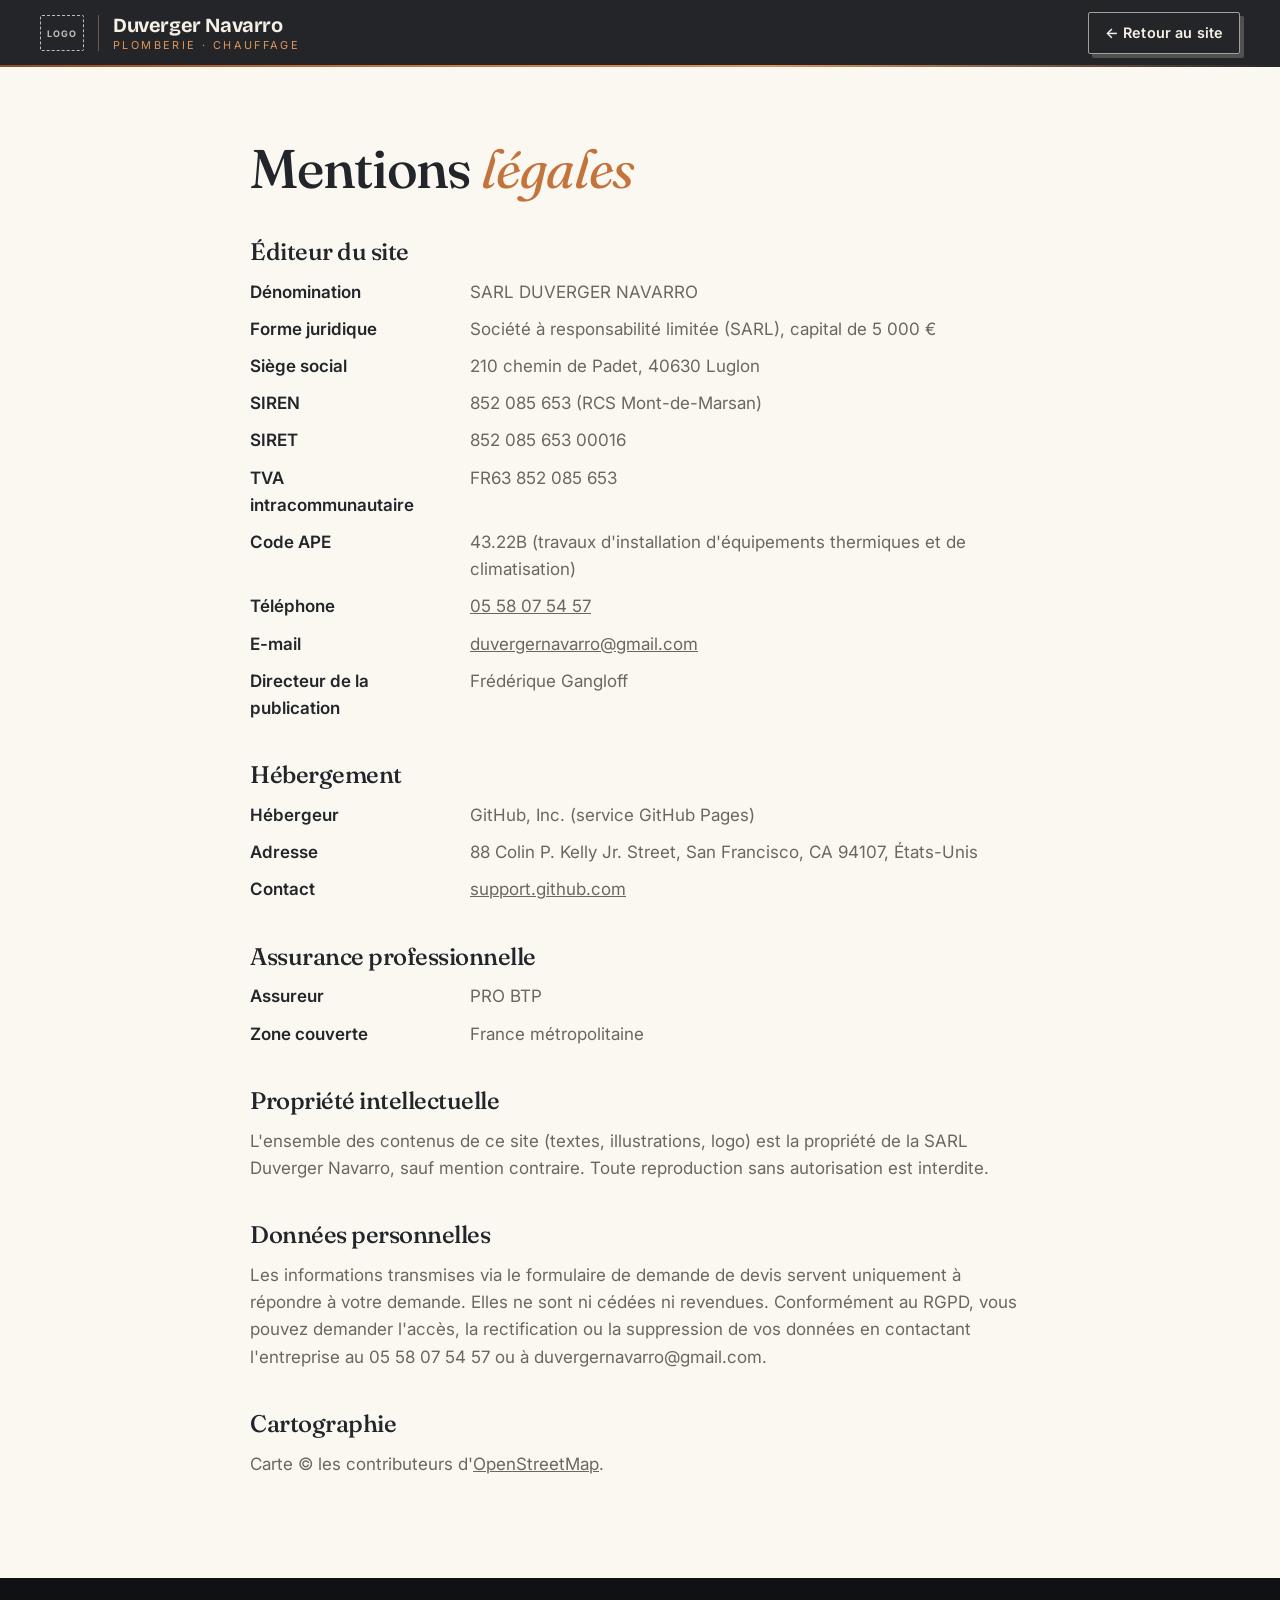
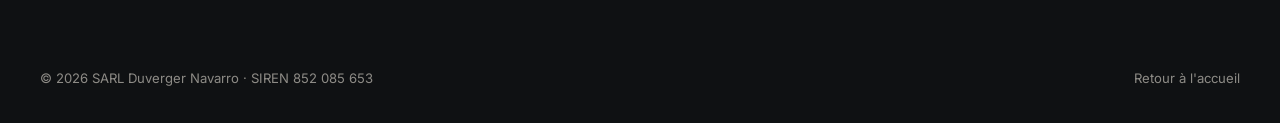
<file: mentions-legales.html>
<!doctype html>
<html lang="fr">
<head>
  <meta charset="utf-8">
  <meta name="viewport" content="width=device-width, initial-scale=1">
  <title>Mentions légales — Duverger Navarro</title>
  <meta name="robots" content="noindex">
  <meta name="theme-color" content="#16181b">
  <link rel="icon" href="assets/favicon.svg" type="image/svg+xml">
  <link rel="preconnect" href="https://fonts.googleapis.com">
  <link rel="preconnect" href="https://fonts.gstatic.com" crossorigin>
  <link href="https://fonts.googleapis.com/css2?family=Fraunces:ital,opsz,wght@0,9..144,400;0,9..144,500;1,9..144,400&family=Bricolage+Grotesque:opsz,wght@12..96,700&family=Inter:wght@400;500;600&display=swap" rel="stylesheet">
  <link rel="stylesheet" href="assets/style.css">
</head>
<body>
  <svg width="0" height="0" style="position:absolute" aria-hidden="true"><defs>
    <linearGradient id="copperGrad" x1="0" y1="0" x2="1" y2="1"><stop offset="0" stop-color="#e9a56d"/><stop offset=".5" stop-color="#c4733b"/><stop offset="1" stop-color="#8e4e24"/></linearGradient>
    <linearGradient id="jointGrad" x1="0" y1="0" x2="0" y2="1"><stop offset="0" stop-color="#f1b884"/><stop offset="1" stop-color="#7a411d"/></linearGradient>
  </defs></svg>
  <header class="header scrolled">
    <div class="container header-inner">
      <a href="index.html" class="logo">
        <span class="logo-mark logo-ph" aria-hidden="true">LOGO</span>
        <span class="logo-text"><strong>Duverger Navarro</strong><span>Plomberie · Chauffage</span></span>
      </a>
      <a href="index.html" class="btn btn-ghost" style="padding:.6em 1.1em;font-size:.9rem">← Retour au site</a>
    </div>
  </header>

  <main class="legal">
    <div class="legal-hero">
      <svg class="legal-pipe" viewBox="0 0 402 120" aria-hidden="true"><path class="pipe pipe-sm pipe-body" d="M-10 30 H300 Q330 30 330 60 V78"/><path class="pipe pipe-sm pipe-shine" d="M-10 30 H300 Q330 30 330 60 V78"/><path class="pipe pipe-sm pipe-flow" d="M-10 30 H300 Q330 30 330 60 V78"/><rect class="joint" x="120" y="20" width="12" height="20" rx="3"/><rect class="joint" x="318" y="72" width="24" height="10" rx="3"/><path class="drip" d="M330 90 c0 0 -7 9 -7 13 a7 7 0 0 0 14 0 c0 -4 -7 -13 -7 -13z" fill="#9fdcff"/></svg>
      <div class="container"><h1>Mentions <em>légales</em></h1></div>
    </div>
    <nav class="legal-chips" aria-label="Rubriques"><a href="#editeur" class="is-active">Éditeur du site</a><a href="#hebergement">Hébergement</a><a href="#assurance">Assurance professionnelle</a><a href="#propriete">Propriété intellectuelle</a><a href="#donnees">Données personnelles</a><a href="#cartographie">Cartographie</a></nav>
    <div class="container">
      <section class="legal-card" id="editeur">
        <h2>Éditeur du site</h2>
      <dl>
        <div><dt>Dénomination</dt><dd>SARL DUVERGER NAVARRO</dd></div>
        <div><dt>Forme juridique</dt><dd>Société à responsabilité limitée (SARL), capital de 5 000 €</dd></div>
        <div><dt>Siège social</dt><dd>210 chemin de Padet, 40630 Luglon</dd></div>
        <div><dt>SIREN</dt><dd>852 085 653 (RCS Mont-de-Marsan)</dd></div>
        <div><dt>SIRET</dt><dd>852 085 653 00016</dd></div>
        <div><dt>TVA intracommunautaire</dt><dd>FR63 852 085 653</dd></div>
        <div><dt>Code APE</dt><dd>43.22B (travaux d'installation d'équipements thermiques et de climatisation)</dd></div>
        <div><dt>Téléphone</dt><dd><a href="tel:+33558075457">05 58 07 54 57</a></dd></div>
        <div><dt>E-mail</dt><dd><a href="mailto:duvergernavarro@gmail.com">duvergernavarro@gmail.com</a></dd></div>
        <div><dt>Directeur de la publication</dt><dd>Frédérique Gangloff</dd></div>
      </dl>
      </section>
      <section class="legal-card" id="hebergement">
        <h2>Hébergement</h2>
      <dl>
        <div><dt>Hébergeur</dt><dd>GitHub, Inc. (service GitHub Pages)</dd></div>
        <div><dt>Adresse</dt><dd>88 Colin P. Kelly Jr. Street, San Francisco, CA 94107, États-Unis</dd></div>
        <div><dt>Contact</dt><dd><a href="https://support.github.com">support.github.com</a></dd></div>
      </dl>
      </section>
      <section class="legal-card" id="assurance">
        <h2>Assurance professionnelle</h2>
      <dl>
        <div><dt>Assureur</dt><dd>PRO BTP</dd></div>
        <div><dt>Zone couverte</dt><dd>France métropolitaine</dd></div>
      </dl>
      </section>
      <section class="legal-card" id="propriete">
        <h2>Propriété intellectuelle</h2>
      <p>L'ensemble des contenus de ce site (textes, illustrations, logo) est la propriété de la SARL Duverger Navarro, sauf mention contraire. Toute reproduction sans autorisation est interdite.</p>
      </section>
      <section class="legal-card" id="donnees">
        <h2>Données personnelles</h2>
      <p>Les informations transmises via le formulaire de demande de devis servent uniquement à répondre à votre demande. Elles ne sont ni cédées ni revendues. Conformément au RGPD, vous pouvez demander l'accès, la rectification ou la suppression de vos données en contactant l'entreprise au 05 58 07 54 57 ou à duvergernavarro@gmail.com.</p>
      </section>
      <section class="legal-card" id="cartographie">
        <h2>Cartographie</h2>
      <p>Carte © les contributeurs d'<a href="https://www.openstreetmap.org/copyright">OpenStreetMap</a>.</p>
      </section>
    </div>
  </main>

  <footer class="footer">
    <div class="container footer-bottom">
      <span>© <span data-year>2026</span> SARL Duverger Navarro · SIREN 852 085 653</span>
      <a href="index.html">Retour à l'accueil</a>
    </div>
  </footer>
  <script src="assets/main.js"></script>
</body>
</html>
</file>
<file: assets/style.css>
/* ==========================================================
   Duverger Navarro — Plomberie · Chauffage · Énergies
   ========================================================== */
:root {
  --ink: #16181b;
  --ink-2: #1f2226;
  --ink-3: #2a2e33;
  --cream: #f6f0e6;
  --cream-2: #ede4d4;
  --paper: #fbf8f2;
  --copper: #c4733b;
  --copper-2: #e0965c;
  --copper-dark: #8e4e24;
  --ember: #ff7a2f;
  --pine: #2f4a3a;
  --pine-2: #3f6450;
  --text: #22252a;
  --muted: #6b6760;
  --line: rgba(34, 37, 42, .14);
  --radius: 4px;
  --max: 1200px;
  --font-title: "Fraunces", Georgia, serif;
  --font-body: "Inter", system-ui, -apple-system, sans-serif;
  --font-logo: "Bricolage Grotesque", var(--font-body);
}

*, *::before, *::after { box-sizing: border-box; }
html { scroll-behavior: smooth; }
.anchor { scroll-margin-top: 100px; }
body {
  margin: 0;
  font-family: var(--font-body);
  font-size: 17px;
  line-height: 1.6;
  color: var(--text);
  background: var(--paper);
  -webkit-font-smoothing: antialiased;
  overflow-x: hidden;
}
img, svg { display: block; max-width: 100%; }
a { color: inherit; }
h1, h2, h3 { font-family: var(--font-title); font-weight: 600; line-height: 1.08; letter-spacing: -.02em; margin: 0; }
p { margin: 0; }
.container { width: min(var(--max), 100% - 32px); margin-inline: auto; }

/* ---------- Boutons : carrés, ombre portée franche ---------- */
.btn {
  --sh: var(--ink);
  display: inline-flex; align-items: center; gap: .6em;
  padding: .9em 1.4em;
  border-radius: 2px;
  font-weight: 600; font-size: .96rem; letter-spacing: .01em;
  text-decoration: none;
  border: 1.5px solid transparent;
  box-shadow: 4px 4px 0 var(--sh);
  transition: transform .15s ease, box-shadow .15s ease, background .15s, color .15s;
  cursor: pointer;
  font-family: inherit;
}
.btn svg { width: 1.1em; height: 1.1em; flex: none; }
.btn:hover { transform: translate(-2px, -2px); box-shadow: 6px 6px 0 var(--sh); }
.btn:active { transform: translate(3px, 3px); box-shadow: 1px 1px 0 var(--sh); }
.btn-copper { background: var(--copper); color: #fff; border-color: var(--copper); --sh: var(--copper-dark); }
.btn-copper:hover { background: #cd7c43; }
.btn-ghost { border-color: rgba(246,240,230,.6); color: var(--cream); background: transparent; --sh: rgba(246,240,230,.22); }
.btn-ghost:hover { background: rgba(246,240,230,.06); border-color: var(--cream); }
.btn-dark { background: var(--ink); color: var(--cream); border-color: var(--ink); --sh: var(--copper); }
.btn-line { background: var(--paper); color: var(--ink); border-color: var(--ink); --sh: var(--ink); }
.btn-line:hover { background: #fff; }

/* ---------- Header ---------- */
.header {
  position: fixed; inset: 0 0 auto 0; z-index: 50;
  border-bottom: 1px solid rgba(246,240,230,.1);
  transition: background .3s, border-color .3s;
}
.header::after { /* filet cuivre qui se dessine au scroll */
  content: ""; position: absolute; left: 0; right: 0; bottom: -1px; height: 2px;
  background: linear-gradient(90deg, var(--copper-dark), var(--copper) 30%, var(--copper-2) 60%, transparent);
  transform: scaleX(0); transform-origin: left; transition: transform .6s cubic-bezier(.65,0,.25,1);
}
.header.scrolled { background: rgba(22,24,27,.94); backdrop-filter: blur(14px); border-color: transparent; }
.header.scrolled::after { transform: none; }
.header-inner { display: flex; align-items: center; justify-content: space-between; height: 80px; gap: 28px; transition: height .3s; }
.header.scrolled .header-inner { height: 66px; }

.logo { display: flex; align-items: center; gap: 12px; text-decoration: none; color: var(--cream); }
.logo-mark { width: 42px; height: 42px; flex: none; }
/* emplacement provisoire du logo (en attente du logo définitif) */
.logo-ph { display: grid; place-items: center; border: 1.5px dashed currentColor; border-radius: 2px; font: 700 9px/1 var(--font-body); letter-spacing: .1em; opacity: .75; }

.header .logo { gap: 14px; }
.header .logo-mark { width: 44px; height: 36px; transition: transform .3s; }
.header .logo:hover .logo-mark { transform: rotate(-6deg); }
.logo-text { display: flex; flex-direction: column; line-height: 1; }
.header .logo-text { padding-left: 14px; border-left: 1.5px solid rgba(224,150,92,.45); }
.logo-text strong { font-family: var(--font-logo); font-size: 1.25rem; font-weight: 700; letter-spacing: -.02em; }
.logo-text span { font-size: .68rem; letter-spacing: .22em; text-transform: uppercase; color: var(--copper-2); margin-top: 5px; }

.nav { display: flex; gap: 34px; }
.nav > a {
  position: relative; padding: 6px 0;
  color: rgba(246,240,230,.72); text-decoration: none; font-size: .93rem; font-weight: 500; letter-spacing: .01em;
  transition: color .15s;
}
.nav > a::before { /* soulignement cuivre */
  content: ""; position: absolute; left: 0; right: 0; bottom: -2px; height: 2px; background: var(--copper);
  transform: scaleX(0); transform-origin: right; transition: transform .3s cubic-bezier(.65,0,.25,1);
}
.nav > a:hover, .nav > a:focus-visible, .nav > a.is-active { color: var(--cream); outline: none; }
.nav > a:hover::before, .nav > a:focus-visible::before, .nav > a.is-active::before { transform: scaleX(1); transform-origin: left; }

.header-right { display: flex; align-items: center; }
.nav-foot, .nav-backdrop { display: none; }
.nav > a small { display: none; }
/* Statut + téléphone réunis en un seul bloc */
.header-contact {
  display: flex; align-items: stretch;
  border: 1.5px solid rgba(246,240,230,.28); border-radius: 2px;
  box-shadow: 4px 4px 0 var(--copper-dark);
  transition: transform .15s ease, box-shadow .15s ease;
}
.header-contact:has(.header-cta:hover) { transform: translate(-2px,-2px); box-shadow: 6px 6px 0 var(--copper-dark); }
.header-contact .status { background: none; border: 0; border-radius: 0; padding: 0 14px; font-size: .8rem; }
.header-cta {
  display: inline-flex; align-items: center; gap: .55em; padding: .6em 1.05em;
  background: var(--copper); color: #fff; text-decoration: none;
  font-weight: 600; font-size: .92rem; letter-spacing: .02em; font-variant-numeric: tabular-nums;
  transition: background .15s;
}
.header-cta svg { width: 1.05em; height: 1.05em; flex: none; }
.header-cta:hover { background: #cd7c43; }

/* Header sur l'accueil clair : encre au lieu de crème */
body:not(.menu-open) .header:not(.scrolled) { border-color: rgba(22,24,27,.14); }
body:not(.menu-open) .header:not(.scrolled) .logo,
body:not(.menu-open) .header:not(.scrolled) .nav > a,
body:not(.menu-open) .header:not(.scrolled) .status,
body:not(.menu-open) .header:not(.scrolled) .burger { color: var(--ink); }
body:not(.menu-open) .header:not(.scrolled) .logo-text span { color: var(--copper-dark); }
body:not(.menu-open) .header:not(.scrolled) .logo-text { border-color: rgba(142,78,36,.5); }
body:not(.menu-open) .header:not(.scrolled) .burger { border-color: var(--ink); }
.header:not(.scrolled) .header-contact { border-color: var(--ink); box-shadow: 4px 4px 0 var(--ink); }
.header:not(.scrolled) .header-contact:has(.header-cta:hover) { box-shadow: 6px 6px 0 var(--ink); }

.burger {
  display: none; width: 44px; height: 44px; padding: 0 11px; cursor: pointer;
  border: 1.5px solid rgba(246,240,230,.4); border-radius: 2px; background: transparent; color: var(--cream);
}
.burger span { display: block; height: 2px; background: currentColor; margin: 5px 0; transition: transform .3s, opacity .3s, width .3s; }
.burger span:nth-child(2) { width: 65%; margin-left: auto; }
.menu-open .burger { border-color: var(--copper-2); }
.menu-open .burger span:nth-child(1) { transform: translateY(7px) rotate(45deg); }
.menu-open .burger span:nth-child(2) { opacity: 0; }
.menu-open .burger span:nth-child(3) { transform: translateY(-7px) rotate(-45deg); }

/* ---------- Hero ---------- */
.hero {
  position: relative;
  min-height: min(100svh, 940px);
  background: var(--cream);
  color: var(--ink);
  display: flex; align-items: center;
  overflow: hidden;
  padding: 120px 0 80px;
}
.hero::after {
  content: ""; position: absolute; inset: 0; pointer-events: none; opacity: .05;
  background-image: url("data:image/svg+xml,%3Csvg xmlns='http://www.w3.org/2000/svg' width='160' height='160'%3E%3Cfilter id='n'%3E%3CfeTurbulence type='fractalNoise' baseFrequency='.9' numOctaves='3' stitchTiles='stitch'/%3E%3C/filter%3E%3Crect width='100%25' height='100%25' filter='url(%23n)'/%3E%3C/svg%3E");
}
.hero-grid { position: relative; z-index: 2; display: grid; grid-template-columns: 1.15fr .85fr; gap: 40px; align-items: center; }
.status {
  display: inline-flex; align-items: center; gap: 9px; white-space: nowrap;
  padding: 7px 12px 7px 11px; border-radius: 2px;
  background: rgba(246,240,230,.05); border: 1px solid rgba(246,240,230,.16);
  font-size: .8rem; color: rgba(246,240,230,.82);
}
.status-dot { width: 9px; height: 9px; border-radius: 50%; background: #8a8a8a; position: relative; }
.status.open .status-dot { background: #5bd48a; }
.status.closed .status-dot { background: var(--copper-2); }
.hero h1 { font-size: clamp(2.7rem, 6.4vw, 5.4rem); font-weight: 500; }
.hero h1 em { font-style: italic; color: var(--copper); font-weight: 400; }
.hero-lead { margin-top: 26px; font-size: clamp(1.05rem, 1.6vw, 1.22rem); color: #4a463f; max-width: 34em; }
.hero-actions { display: flex; flex-wrap: wrap; gap: 18px; margin-top: 38px; }
.hero .btn-copper { --sh: var(--ink); }

.hero-art { position: relative; aspect-ratio: 1 / 1.1; }
.hero-art svg { width: 100%; height: 100%; overflow: visible; }
.hero-art .hero-art-m { display: none; }

/* éléments graphiques partagés par les illustrations */
.pipe { fill: none; stroke-linecap: round; stroke-linejoin: round; }
.pipe-body { stroke: url(#copperGrad); stroke-width: 22; }
.pipe-shine { stroke: rgba(255,230,200,.35); stroke-width: 4; transform: translate(-4px,-4px); }
.pipe-flow { stroke: #9fdcff; stroke-width: 4; stroke-dasharray: 10 26; animation: flow 2.2s linear infinite; opacity: .85; }
.pipe-flow.hot { stroke: #ffb27a; animation-duration: 1.8s; }
.pipe-sm.pipe-body { stroke-width: 13; }
.pipe-body.straight { stroke: #c4733b; } /* un dégradé « objectBoundingBox » ne s'applique pas à un trait parfaitement droit */
.pipe-sm.pipe-shine { stroke-width: 2.5; transform: translate(-2px,-2px); }
.pipe-sm.pipe-flow { stroke-width: 3; stroke-dasharray: 8 18; }
@keyframes flow { to { stroke-dashoffset: -72; } }
.joint { fill: url(#jointGrad); }
.valve-wheel { transform-box: fill-box; transform-origin: center; animation: spin 14s linear infinite; }
@keyframes spin { to { transform: rotate(360deg); } }
.drip { animation: drip 2.6s ease-in infinite; transform-box: fill-box; }
@keyframes drip { 0% { transform: translateY(0) scale(.3); opacity: 0; } 15% { transform: translateY(0) scale(1); opacity: 1; } 70% { opacity: 1; } 100% { transform: translateY(90px) scale(1); opacity: 0; } }
.hero-flame, .flame-outer { transform-origin: 50% 100%; transform-box: fill-box; animation: flicker 1.4s ease-in-out infinite alternate; }
.flame-inner { transform-origin: 50% 100%; transform-box: fill-box; animation: flicker .9s ease-in-out infinite alternate-reverse; }
@keyframes flicker { 0% { transform: scale(1, 1) skewX(0); } 50% { transform: scale(.96, 1.06) skewX(-2deg); } 100% { transform: scale(1.03, .97) skewX(2deg); } }
.spark { animation: spark 3s ease-out infinite; opacity: 0; }
.spark:nth-of-type(2) { animation-delay: .8s; }
.spark:nth-of-type(3) { animation-delay: 1.7s; }
.spark:nth-of-type(4) { animation-delay: 2.3s; }
@keyframes spark { 0% { transform: translate(0,0); opacity: 0; } 10% { opacity: 1; } 100% { transform: translate(var(--dx, 10px), -120px); opacity: 0; } }
.stream { stroke-dasharray: 14 10; animation: streamDown .5s linear infinite; }
@keyframes streamDown { to { stroke-dashoffset: -24; } }
.ripple { transform-box: fill-box; transform-origin: center; animation: ripple 1.4s ease-out infinite; }
.ripple.r2 { animation-delay: .7s; }
@keyframes ripple { from { transform: scale(.3); opacity: 1; } to { transform: scale(1.6); opacity: 0; } }
.spray { animation: spray 1.2s ease-out infinite; opacity: 0; }
@keyframes spray { 0% { transform: translate(0,0); opacity: 1; } 100% { transform: translate(var(--sx), var(--sy)) ; opacity: 0; } }
.torch-flame { transform-box: fill-box; transform-origin: 100% 50%; animation: torch .09s linear infinite alternate; }
@keyframes torch { from { transform: scaleX(.82); } to { transform: scaleX(1.12); } }
.weld-glow { animation: weldGlow .16s ease-in-out infinite alternate; }
@keyframes weldGlow { from { opacity: .55; } to { opacity: 1; } }
.spark2 { animation: spark2 .7s ease-out infinite; opacity: 0; }
@keyframes spark2 { 0% { transform: translate(0,0); opacity: 1; } 100% { transform: translate(var(--sx), var(--sy)); opacity: 0; } }
.rain { animation: rain 1.1s linear infinite; }
@keyframes rain { 0% { transform: translateY(0); opacity: 0; } 10% { opacity: 1; } 85% { opacity: 1; } 100% { transform: translateY(140px); opacity: 0; } }
.bubble { animation: bubble 3s ease-in infinite; opacity: 0; }
@keyframes bubble { 0% { transform: translateY(0); opacity: 0; } 20% { opacity: .9; } 100% { transform: translateY(-50px); opacity: 0; } }
.heat { animation: heat 2.4s ease-in-out infinite; opacity: 0; }
@keyframes heat { 0% { transform: translateY(10px); opacity: 0; } 40% { opacity: .9; } 100% { transform: translateY(-30px); opacity: 0; } }
.dial { transform-box: view-box; animation: dial 6s ease-in-out infinite alternate; }
@keyframes dial { from { transform: rotate(-30deg); } to { transform: rotate(40deg); } }
.sun-rays { transform-box: fill-box; transform-origin: center; animation: spin 20s linear infinite; }
.shine { animation: shine 4s ease-in-out infinite; }
@keyframes shine { 0% { transform: translateX(-220px); } 60%, 100% { transform: translateX(260px); } }
.energy { stroke-dasharray: 6 12; animation: flow 1.2s linear infinite; }
.air { stroke-dasharray: 16 14; animation: air 1.6s linear infinite; }
@keyframes air { to { stroke-dashoffset: -60; } }
.flake { animation: flake 4s linear infinite; opacity: 0; }
@keyframes flake { 0% { transform: translateY(0) rotate(0); opacity: 0; } 15% { opacity: 1; } 100% { transform: translateY(140px) rotate(180deg); opacity: 0; } }
.needle { transform-box: view-box; animation: needle 3.2s cubic-bezier(.5,0,.3,1) infinite; }
@keyframes needle { 0% { transform: rotate(-60deg); } 35% { transform: rotate(35deg); } 50% { transform: rotate(22deg); } 70% { transform: rotate(28deg); } 100% { transform: rotate(-60deg); } }
.wrench { transform-box: fill-box; transform-origin: 30% 70%; animation: wrench 2.4s ease-in-out infinite; }
@keyframes wrench { 0%, 100% { transform: rotate(-12deg); } 50% { transform: rotate(18deg); } }
.check { stroke-dasharray: 20; stroke-dashoffset: 20; animation: check 4.5s ease infinite; }
.check.c2 { animation-delay: .5s; }
.check.c3 { animation-delay: 1s; }
@keyframes check { 0%, 10% { stroke-dashoffset: 20; } 25%, 85% { stroke-dashoffset: 0; } 100% { stroke-dashoffset: 20; } }

.hero-scroll { position: absolute; left: 50%; bottom: 28px; transform: translateX(-50%); z-index: 2; color: var(--muted); font-size: .72rem; letter-spacing: .25em; text-transform: uppercase; display: flex; flex-direction: column; align-items: center; gap: 10px; text-decoration: none; }
.hero-scroll i { width: 1px; height: 44px; background: linear-gradient(var(--copper), transparent); animation: scrollLine 2s ease-in-out infinite; transform-origin: top; }
@keyframes scrollLine { 0% { transform: scaleY(0); } 50% { transform: scaleY(1); } 100% { transform: scaleY(1); opacity: 0; } }

/* ---------- Marquee métiers ---------- */
.marquee { background: var(--copper); color: var(--ink); overflow: hidden; padding: 16px 0; border-block: 1px solid var(--copper-dark); }
.marquee-track { display: flex; gap: 48px; width: max-content; animation: marquee 46s linear infinite; }
.marquee span { font-family: var(--font-title); font-size: 1.35rem; font-style: italic; white-space: nowrap; display: flex; align-items: center; gap: 48px; }
.marquee span::after { content: "✦"; font-style: normal; font-size: .9rem; opacity: .6; }
@keyframes marquee { to { transform: translateX(-50%); } }

/* ---------- Sections ---------- */
.section { padding: clamp(80px, 11vw, 140px) 0; position: relative; }
.eyebrow { display: inline-flex; align-items: center; gap: 12px; font-size: .78rem; font-weight: 600; letter-spacing: .22em; text-transform: uppercase; color: var(--copper); margin-bottom: 20px; }
.eyebrow::before { content: ""; width: 28px; height: 2px; background: currentColor; }
.section-head { display: grid; grid-template-columns: 1fr 1fr; gap: 40px; align-items: end; margin-bottom: 48px; }
.section-head h2 { font-size: clamp(2.1rem, 4.4vw, 3.6rem); font-weight: 500; }
.section-head h2 em { font-style: italic; color: var(--copper); font-weight: 400; }
.section-head p { color: var(--muted); font-size: 1.08rem; max-width: 30em; justify-self: end; }

/* ---------- Services : carrousel ---------- */
.services { background: var(--paper); padding-top: clamp(56px, 7vw, 88px); }
.svc-head { margin-bottom: 26px; }
.svc-head .eyebrow { margin-bottom: 10px; }
.svc-head h2 { font-size: clamp(1.8rem, 3.1vw, 2.6rem); font-weight: 500; }
.svc-head h2 em { font-style: italic; color: var(--copper); font-weight: 400; }

.svc-viewport { overflow: hidden; touch-action: pan-y; user-select: none; -webkit-user-select: none; }

.svc-track { display: grid; }
.svc-slide { grid-area: 1 / 1; will-change: transform; display: grid; grid-template-columns: 1.05fr 1fr; gap: clamp(28px, 5vw, 70px); align-items: center; padding: 0 10px 12px 0; }
.svc-art {
  background: var(--bg, var(--cream)); border: 1.5px solid var(--ink); box-shadow: 8px 8px 0 var(--ink);
  aspect-ratio: 5 / 4; display: grid; place-items: center; overflow: hidden; position: relative;
}
.svc-art svg { width: 100%; height: 100%; }
.svc-art .tag { position: absolute; left: 14px; top: 14px; font-size: .7rem; letter-spacing: .2em; text-transform: uppercase; font-weight: 600; padding: 5px 9px; background: var(--paper); border: 1.5px solid var(--ink); color: var(--ink); }
.svc-body > * { opacity: 0; transform: translateY(14px); transition: opacity .6s, transform .6s; }
.svc-slide.is-active .svc-body > * { opacity: 1; transform: none; }
.svc-slide.is-active .svc-body > :nth-child(2) { transition-delay: .08s; }
.svc-slide.is-active .svc-body > :nth-child(3) { transition-delay: .16s; }
.svc-slide.is-active .svc-body > :nth-child(4) { transition-delay: .24s; }
.svc-slide.is-active .svc-body > :nth-child(5) { transition-delay: .32s; }
.svc-body h3 { font-size: clamp(2rem, 3.6vw, 2.9rem); font-weight: 500; margin: 0 0 18px; }
.svc-body > p { color: var(--muted); font-size: 1.08rem; max-width: 32em; }
.svc-body ul { list-style: none; padding: 0; margin: 28px 0 32px; display: grid; grid-template-columns: 1fr 1fr; column-gap: 24px; }
.svc-body li { padding: 11px 0; border-top: 1px solid var(--line); font-size: .95rem; display: flex; gap: 10px; align-items: baseline; }
.svc-body li::before { content: "—"; color: var(--copper); flex: none; }
.svc-stage { display: grid; grid-template-columns: 52px minmax(0, 1fr) 52px; align-items: center; column-gap: 10px; }
.svc-arrow {
  display: grid; place-items: center; width: 52px; height: 110px; padding: 0;
  background: none; border: 0; color: var(--ink); cursor: pointer;
  transition: color .15s, transform .2s;
}
.svc-arrow svg { width: 30px; height: 60px; }
.svc-arrow:hover { color: var(--copper); }
.svc-prev:hover { transform: translateX(-4px); }
.svc-next:hover { transform: translateX(4px); }
.svc-arrow:focus-visible { outline: 2px solid var(--copper); outline-offset: 2px; }
.svc:not(.touched) .svc-next svg { animation: nudge 3s ease-in-out infinite; }
.svc-progress { height: 3px; background: var(--cream-2); margin: 22px 62px 0; overflow: hidden; }
.svc-progress span { display: block; height: 100%; width: 0; background: var(--copper); }
.svc-progress.run span { animation: progress var(--dur, 7s) linear forwards; }
.svc.paused .svc-progress span { animation-play-state: paused; }
@keyframes progress { to { width: 100%; } }
@keyframes nudge { 0%, 55%, 100% { transform: translateX(0); } 65% { transform: translateX(9px); } 75% { transform: translateX(0); } 85% { transform: translateX(5px); } }

/* ---------- Entreprise + secteur ---------- */
.company { background: var(--cream); }
.company-grid { display: grid; grid-template-columns: 1fr 1.05fr; gap: clamp(40px, 6vw, 80px); align-items: center; }
.company h2 { font-size: clamp(2.1rem, 4.4vw, 3.5rem); font-weight: 500; }
.company h2 em { font-style: italic; color: var(--pine-2); font-weight: 400; }
.company-lead { margin-top: 22px; color: var(--muted); font-size: 1.08rem; max-width: 32em; }
.figures { display: grid; grid-template-columns: repeat(3, 1fr); margin-top: 40px; border: 1.5px solid var(--ink); background: var(--paper); box-shadow: 6px 6px 0 var(--ink); }
.figure { padding: 22px 20px; border-left: 1.5px solid var(--ink); }
.figure:first-child { border-left: 0; }
.figure strong { display: block; font-family: var(--font-title); font-size: clamp(1.7rem, 3vw, 2.3rem); font-weight: 500; line-height: 1.05; }
.figure span { font-size: .84rem; color: var(--muted); }
.company-note { margin-top: 30px; color: var(--muted); font-size: .98rem; max-width: 32em; }
.map-wrap { position: relative; border: 1.5px solid var(--ink); box-shadow: 8px 8px 0 var(--ink); aspect-ratio: 4 / 4.2; background: var(--cream-2); }
#map { position: absolute; inset: 0; background: var(--cream-2); font-family: var(--font-body); }
.map-wrap { overflow: hidden; isolation: isolate; z-index: 0; } /* garde les calques Leaflet (z-index jusqu'à 1000) sous le header */
.map-wrap .leaflet-control-zoom a { border-radius: 0 !important; color: var(--ink); }
.map-wrap .leaflet-bar { border: 1.5px solid var(--ink); border-radius: 0; box-shadow: 3px 3px 0 var(--ink); }
.map-pin span { display: block; width: 18px; height: 18px; background: var(--ink); border: 3px solid var(--paper); box-shadow: 3px 3px 0 var(--copper); position: relative; }
.map-pin span::after { content: ""; position: absolute; inset: -9px; border: 2px solid var(--copper); animation: pinPulse 2s ease-out infinite; }
@keyframes pinPulse { from { transform: scale(.6); opacity: 1; } to { transform: scale(1.5); opacity: 0; } }
.map-badge { z-index: 500; position: absolute; right: 16px; top: 16px; background: var(--ink); color: var(--cream); padding: 12px 16px; font-size: .86rem; border-radius: 2px; box-shadow: 4px 4px 0 var(--copper); }
.map-badge strong { display: block; font-family: var(--font-title); font-size: 1.12rem; font-weight: 500; }

/* ---------- Interlude références ---------- */
.refs { background: var(--paper); padding-top: 40px; overflow: hidden; }
.refs-label {
  display: flex; align-items: center; justify-content: center; gap: 14px; margin: 0 0 18px;
  font-size: .72rem; font-weight: 600; letter-spacing: .24em; text-transform: uppercase; color: var(--muted);
}
.refs-label::before, .refs-label::after { content: ""; width: 36px; height: 1.5px; background: var(--copper); }
.logo-rail { position: relative; overflow: hidden; border-block: 1.5px solid var(--ink); background: #fff;
  -webkit-mask-image: linear-gradient(90deg, transparent, #000 8%, #000 92%, transparent);
          mask-image: linear-gradient(90deg, transparent, #000 8%, #000 92%, transparent); }
.logo-track { display: flex; width: max-content; animation: marquee 36s linear infinite; }
.ref {
  flex: none; width: 250px; height: 120px; display: grid; place-items: center;
  border-right: 1.5px solid var(--line); padding: 0 28px;
}
.ref img { max-width: 100%; height: auto; }

/* ---------- Contact ---------- */
.contact { background: var(--ink); color: var(--cream); overflow: hidden; }
.contact::before { content: ""; position: absolute; width: 700px; height: 700px; right: -250px; top: -250px; border-radius: 50%; background: radial-gradient(circle, rgba(196,115,59,.25), transparent 65%); }
.contact .eyebrow { color: var(--copper-2); }
.contact-grid { position: relative; display: grid; grid-template-columns: 1fr 1fr; gap: 56px; }
.contact h2 { font-size: clamp(2.2rem, 4.6vw, 3.8rem); font-weight: 500; }
.contact h2 em { font-style: italic; color: var(--copper-2); font-weight: 400; }
.big-phone { display: inline-flex; align-items: center; gap: 18px; margin-top: 34px; text-decoration: none; font-family: var(--font-title); font-size: clamp(1.9rem, 4vw, 2.9rem); font-weight: 500; color: var(--cream); transition: color .2s; }
.big-phone .ring { width: 60px; height: 60px; border-radius: 2px; display: grid; place-items: center; background: var(--copper); box-shadow: 4px 4px 0 var(--copper-dark); flex: none; transition: transform .15s, box-shadow .15s; }
.big-phone .ring svg { width: 26px; height: 26px; color: #fff; }
.big-phone:hover { color: var(--copper-2); }
.big-phone:hover .ring { transform: translate(-2px,-2px); box-shadow: 6px 6px 0 var(--copper-dark); }
.contact-info { margin-top: 38px; display: grid; gap: 18px; }
.info-row { display: flex; gap: 14px; align-items: flex-start; color: rgba(246,240,230,.78); }
.info-row svg { width: 20px; height: 20px; color: var(--copper-2); flex: none; margin-top: 3px; }
.hours { margin-top: 38px; background: rgba(246,240,230,.04); border: 1.5px solid rgba(246,240,230,.22); border-radius: 0; padding: 10px 24px; box-shadow: 6px 6px 0 rgba(246,240,230,.08); }
.hours-row { display: flex; justify-content: space-between; gap: 16px; padding: 12px 0; border-bottom: 1px solid rgba(246,240,230,.07); font-size: .95rem; color: rgba(246,240,230,.7); }
.hours-row:last-child { border-bottom: 0; }
.hours-row.today { color: var(--cream); font-weight: 600; }
.hours-row.today .day::after { content: "Aujourd'hui"; margin-left: 10px; font-size: .68rem; text-transform: uppercase; letter-spacing: .12em; background: var(--copper); color: #fff; padding: 3px 8px; border-radius: 2px; vertical-align: 2px; font-weight: 600; }
.hours-row .closed { color: rgba(246,240,230,.38); }

.form { background: var(--cream); color: var(--text); border-radius: 0; padding: clamp(26px, 4vw, 44px); box-shadow: 10px 10px 0 var(--copper); align-self: start; }
.form h3 { font-size: 1.9rem; font-weight: 500; }
.form-toggle { all: unset; display: block; font: inherit; color: inherit; cursor: default; }
.form-toggle svg, .form-toggle-hint { display: none; }
.form > div > p, .form-fold-in > p { color: var(--muted); margin: 8px 0 28px; font-size: .96rem; }
.chips { display: flex; flex-wrap: wrap; gap: 8px; margin-bottom: 22px; }
.chip input { position: absolute; opacity: 0; pointer-events: none; }
.chip span { display: inline-block; padding: 8px 13px; border-radius: 2px; border: 1.5px solid var(--line); background: #fff; font-size: .88rem; cursor: pointer; transition: all .15s; user-select: none; }
.chip input:checked + span { background: var(--ink); color: var(--cream); border-color: var(--ink); box-shadow: 3px 3px 0 var(--copper); }
.chip input:focus-visible + span { outline: 2px solid var(--copper); outline-offset: 2px; }
.field { display: flex; flex-direction: column; gap: 7px; margin-bottom: 16px; }
.field-row { display: grid; grid-template-columns: 1fr 1fr; gap: 14px; }
.field label { font-size: .84rem; font-weight: 600; color: var(--ink-3); }
.field input, .field textarea {
  font: inherit; font-size: .98rem; padding: 13px 16px; border-radius: 4px; border: 1.5px solid var(--line); background: #fff; color: var(--text); transition: border-color .2s, box-shadow .2s; width: 100%;
}
.field textarea { min-height: 120px; resize: vertical; }
.field input:focus, .field textarea:focus { outline: none; border-color: var(--copper); box-shadow: 0 0 0 4px rgba(196,115,59,.14); }
.form .btn { width: 100%; justify-content: center; margin-top: 8px; }
.form-note { margin-top: 16px; font-size: .82rem; color: var(--muted); text-align: center; }
.form-success { display: none; text-align: center; padding: 30px 0; }
.form-success svg { width: 64px; height: 64px; margin: 0 auto 18px; color: var(--pine-2); }
.form.sent .form-body { display: none; }
.form.sent .form-success { display: block; }
.form-success a { color: var(--copper-dark); font-weight: 600; }
.form-success .success-text { color: var(--muted); margin-top: 12px; }
.success-actions { display: flex; flex-wrap: wrap; gap: 18px; align-items: center; justify-content: center; margin-top: 26px; }
.form-success .btn { width: auto; margin: 0; }

/* ---------- Footer ---------- */
.footer { background: #0f1113; color: rgba(246,240,230,.55); padding: 64px 0 34px; font-size: .9rem; }
.footer-grid { display: grid; grid-template-columns: 1.4fr 1fr 1fr; gap: 40px; padding-bottom: 40px; border-bottom: 1px solid rgba(246,240,230,.08); }
.footer .logo { margin-bottom: 18px; }
.footer h4 { color: var(--cream); font-size: .78rem; letter-spacing: .2em; text-transform: uppercase; margin: 0 0 16px; }
.footer ul { list-style: none; padding: 0; margin: 0; display: grid; gap: 9px; }
.footer a { text-decoration: none; transition: color .2s; }
.footer a:hover { color: var(--copper-2); }
.footer-bottom { display: flex; justify-content: space-between; flex-wrap: wrap; gap: 14px; padding-top: 26px; font-size: .82rem; }

.callbar { display: none; }
/* éléments réservés au téléphone */
.hero-lead-m, .svc-dots, .company-sent, .company-pines, .company-loc .lmap, .bp-num small, .footer .f-ico, .footer li small { display: none; }

/* ---------- Apparition ---------- */
.reveal { opacity: 0; transform: translateY(28px); transition: opacity .9s cubic-bezier(.2,.7,.2,1), transform .9s cubic-bezier(.2,.7,.2,1); }
.reveal.in { opacity: 1; transform: none; }
.reveal[data-delay="1"] { transition-delay: .1s; }
.reveal[data-delay="2"] { transition-delay: .2s; }
.reveal[data-delay="3"] { transition-delay: .3s; }

/* ---------- Mentions légales ---------- */
.legal { background: var(--paper); padding: 140px 0 100px; }
.legal .container { max-width: 780px; }
.legal h1 { font-size: clamp(2.2rem, 5vw, 3.4rem); font-weight: 500; margin-bottom: 40px; }
.legal h2 { font-size: 1.5rem; font-weight: 500; margin: 40px 0 14px; }
.legal p, .legal li { color: var(--muted); }
.legal dl { display: grid; grid-template-columns: 200px 1fr; gap: 10px 20px; margin: 0; }
.legal dt { font-weight: 600; color: var(--text); }
.legal dd { margin: 0; color: var(--muted); }
.legal h1 em { font-style: italic; color: var(--copper); font-weight: 400; }
.legal-pipe, .legal-chips { display: none; }
.legal dl > div { display: contents; }
.legal .todo { background: #fff3e6; border-left: 3px solid var(--copper); padding: 2px 8px; color: var(--copper-dark); }

/* ---------- Responsive ---------- */
@media (max-width: 980px) {
  .header-cta { display: none; }
  .header-right { margin-left: auto; }
  .header .header-contact, .header:not(.scrolled) .header-contact, .header .header-contact:has(.header-cta:hover) { border: 0; box-shadow: none; transform: none; }
  .header-contact .status { padding: 6px 4px; }
  .burger { display: block; position: relative; z-index: 60; }
  body.menu-open { overflow: hidden; }
  /* menu mobile : tiroir crème à gauche, le tiers droit laisse voir la page */
  .menu-open .header { background: transparent; backdrop-filter: none; -webkit-backdrop-filter: none; border-color: transparent; }
  .menu-open .header::after { transform: scaleX(0); }
  .menu-open .header-right { visibility: hidden; }
  .menu-open .header .logo { position: relative; z-index: 56; color: var(--ink); }
  .menu-open .header .logo-text { border-color: rgba(142,78,36,.5); }
  .menu-open .header .logo-text span { color: var(--copper-dark); }
  .menu-open .burger { color: var(--cream); border-color: rgba(246,240,230,.7); }
  .nav {
    display: flex; flex-direction: column; gap: 0;
    position: fixed; top: 0; left: 0; z-index: 55;
    width: min(67vw, 420px); height: 100vh; height: 100dvh;
    background: var(--cream); color: var(--ink); border-right: 1.5px solid var(--ink);
    padding: 66px 0 0; overflow-y: auto;
    transform: translateX(-100%); visibility: hidden;
    transition: transform .42s cubic-bezier(.65,0,.25,1), visibility 0s linear .42s;
  }
  .menu-open .nav { transform: none; visibility: visible; transition: transform .42s cubic-bezier(.65,0,.25,1); box-shadow: 6px 0 0 var(--copper); }
  .nav::before { content: "Menu"; display: block; padding: 26px 14px 12px; border-top: 1.5px solid var(--ink); font-size: 12px; font-weight: 600; letter-spacing: .22em; text-transform: uppercase; color: var(--copper-dark); }
  .nav > a {
    display: flex; align-items: baseline; gap: 10px;
    font-family: var(--font-title); font-size: 30px; font-weight: 500; letter-spacing: -.025em; line-height: 1;
    color: var(--ink); padding: 18px 14px; border-bottom: 1.5px solid var(--ink);
  }
  .nav > a:first-of-type { border-top: 1.5px solid var(--ink); }
  .nav > a small { display: block; width: 18px; flex: none; font-family: var(--font-body); font-size: 13px; font-weight: 600; letter-spacing: .08em; color: var(--copper-dark); }
  .nav > a::after { content: "→"; margin-left: auto; align-self: center; font-family: var(--font-body); font-size: 20px; color: var(--copper); transition: transform .2s; }
  .nav > a:hover, .nav > a:focus-visible, .nav > a.is-active { color: var(--copper-dark); }
  .nav > a:hover::after { transform: translateX(4px); }
  .nav > a::before { display: none; }
  .menu-open .nav > a { animation: navIn .5s cubic-bezier(.2,.7,.2,1) both; }
  .menu-open .nav > a:nth-of-type(2) { animation-delay: .05s; }
  .menu-open .nav > a:nth-of-type(3) { animation-delay: .1s; }
  @keyframes navIn { from { opacity: 0; transform: translateX(-24px); } to { opacity: 1; transform: none; } }
  .nav-foot { display: grid; gap: 12px; margin-top: auto; padding: 28px 14px calc(30px + env(safe-area-inset-bottom)); }
  .nav-hours { display: grid; gap: 6px; margin: 0; padding: 12px 0; border-top: 1.5px dashed rgba(22,24,27,.3); font-size: 14px; line-height: 1.35; }
  .nav-hours dt { font-weight: 600; }
  .nav-hours dd { margin: 0; color: var(--muted); }
  .nav-foot .btn { justify-content: center; min-height: 48px; }
  .nav-mail { font-size: 13px; color: var(--muted); text-align: center; text-decoration: none; padding: 6px 0; overflow-wrap: anywhere; }
  .menu-open .callbar { display: none; }
  .nav-backdrop { display: block; position: fixed; inset: 0; z-index: 45; background: rgba(22,24,27,.62); opacity: 0; pointer-events: none; transition: opacity .3s; }
  .menu-open .nav-backdrop { opacity: 1; pointer-events: auto; }
  .hero-grid, .company-grid, .contact-grid { grid-template-columns: 1fr; }
  .hero-art { max-width: 420px; width: 100%; margin: 10px auto 0; aspect-ratio: 1 / .9; }
  .section-head { grid-template-columns: 1fr; gap: 18px; }
  .section-head p { justify-self: start; }
  .svc-slide { grid-template-columns: 1fr; align-items: start; }
  .svc-art { aspect-ratio: 16 / 11; }
  .map-wrap { aspect-ratio: 4 / 3.4; }
  .footer-grid { grid-template-columns: 1fr 1fr; }
  .footer-grid > :first-child { grid-column: 1 / -1; }
}
@media (max-width: 700px) {
  body { font-size: 16px; padding-bottom: 72px; }
  .section { padding: 64px 0; }

  /* header */
  .logo-text strong { font-size: 1.08rem; }
  .logo-text span { display: none; }
  .logo-mark { width: 36px; height: 36px; }
  .header .logo { gap: 11px; }
  .header .logo-mark { width: 40px; height: 32px; }
  .header .logo-text { padding-left: 11px; }
  .header-inner, .header.scrolled .header-inner { height: 64px; gap: 10px; }
  .nav { padding-top: 64px; }

  /* accueil (H5) : l'illustration entière en tête, le texte dans une carte qui la chevauche */
  .hero { min-height: auto; padding: 64px 0 40px; }
  .hero-grid { display: flex; flex-direction: column; align-items: stretch; gap: 0; }
  .hero-art {
    order: -1; display: block; max-width: none; width: auto; aspect-ratio: auto;
    margin: 0 -16px; height: calc(100vw * 232 / 440 + 26px); padding: 6px 0 20px;
    background: var(--cream-2); border-bottom: 1.5px solid var(--ink);
  }
  .hero-art > svg { display: none; }
  .hero-art > .hero-art-m { display: block; overflow: hidden; }
  .hero-grid > div:first-child {
    position: relative; z-index: 2; margin-top: -14px;
    background: var(--paper); border: 1.5px solid var(--ink); box-shadow: 6px 6px 0 var(--ink); padding: 22px 18px;
  }
  .hero h1 { font-size: 2.45rem; }
  .hero-lead { display: none; }
  .hero-lead-m { display: block; margin-top: 18px; }
  .hl-big { font-family: var(--font-title); font-size: 1.5rem; line-height: 1.2; color: var(--ink); }
  .hl-rot { display: inline-grid; vertical-align: bottom; }
  .hl-rot span { grid-area: 1 / 1; color: var(--copper); font-style: italic; white-space: nowrap; opacity: 0; transform: translateY(.4em); transition: opacity .45s, transform .45s; }
  .hl-rot span.on { opacity: 1; transform: none; }
  .hl-small { margin-top: 8px; font-size: 15px; color: var(--muted); }
  .hero-actions { flex-direction: column; margin-top: 20px; gap: 14px; }
  .hero-actions .btn { justify-content: center; }
  .hero-scroll { display: none; }

  /* services (S'5) : tout le service tient sur un écran, flèches carrées dans l'image, points sous la liste */
  .services { padding: 40px 0 36px; }
  .svc-head { margin-bottom: 18px; }
  .svc-head .eyebrow { margin-bottom: 8px; font-size: .74rem; }
  .svc-head h2 { font-size: 1.62rem; line-height: 1.1; }
  .svc-stage { display: block; position: relative; }
  .svc-slide { grid-template-columns: 1fr; gap: 0; align-items: start; padding: 0 6px 0 0; }
  .svc-art { aspect-ratio: auto; height: 282px; box-shadow: 6px 6px 0 var(--copper); margin-bottom: 6px; }
  .svc-arrow {
    position: absolute; z-index: 3; top: 141px; transform: translateY(-50%);
    width: 44px; height: 44px; background: var(--ink); color: var(--cream); border: 1.5px solid var(--ink); border-radius: 2px;
  }
  .svc-arrow svg { width: 12px; height: 24px; }
  .svc-prev { left: 10px; } .svc-next { right: 16px; }
  .svc-prev:hover, .svc-next:hover { transform: translateY(-50%); color: var(--cream); }
  .svc:not(.touched) .svc-next svg { animation: none; }
  .svc-body > p, .svc-body > .btn { display: none; }
  .svc-body h3 { font-size: 1.6rem; margin: 12px 0 6px; }
  .svc-body ul { grid-template-columns: 1fr; margin: 0; border-top: 1.5px solid var(--ink); padding-top: 6px; }
  .svc-body li { border-top: 0; padding: 4px 0; font-size: .97rem; line-height: 1.4; }
  .svc-progress { display: none; }
  .svc-dots { display: flex; justify-content: center; margin-top: 6px; }
  .svc-dots button { width: 32px; height: 44px; border: 0; background: none; padding: 0; display: grid; place-items: center; cursor: pointer; }
  .svc-dots i { display: block; width: 9px; height: 9px; border: 1.5px solid var(--ink); background: var(--paper); border-radius: 1px; transition: width .3s, background .3s; }
  .svc-dots button[aria-current="true"] i { width: 24px; background: var(--copper); border-color: var(--copper-dark); }
  .svc-dots button:focus-visible { outline: 2px solid var(--copper); outline-offset: -6px; }

  /* entreprise (E9) : pins en décor, phrase-résumé, grande silhouette des Landes */
  .company { padding: 0; }
  .company-grid { display: block; }
  .company-head { position: relative; padding: 44px 0 30px; }
  .company-head .eyebrow { margin-bottom: 10px; }
  .company-head h2 { position: relative; max-width: 260px; font-size: 2.1rem; }
  .company h2 em { color: var(--copper); }
  .company-pines { display: flex; align-items: flex-end; position: absolute; right: -2px; bottom: -6px; pointer-events: none; }
  .company-pines svg { width: 65px; height: auto; }
  .company-pines svg + svg { width: 46px; margin-left: -18px; }
  .company-ground { position: relative; z-index: 1; background: var(--paper); border-top: 1.5px solid var(--ink); margin: 0 -16px; padding: 26px 16px 8px; }
  .company-sent { display: block; font-family: var(--font-title); font-size: 1.32rem; line-height: 1.35; color: var(--ink); margin-bottom: 16px; }
  .company-sent b { font-weight: 500; background: var(--copper); color: #fff; padding: 0 6px; -webkit-box-decoration-break: clone; box-decoration-break: clone; }
  .company-lead { margin-top: 0; font-size: 1rem; }
  .figures, .map-wrap { display: none; }
  .company-loc { display: grid; grid-template-columns: minmax(0, 1fr) 118px; gap: 8px; align-items: center; margin: 18px -8px 0 -10px; }
  .company-loc .lmap { display: block; width: 100%; height: auto; overflow: visible; }
  .lmap-dep { fill: rgba(196,115,59,.10); stroke: var(--copper); stroke-width: 1.6; stroke-linejoin: round; }
  .pin-sh { fill: var(--copper); }
  .pin-sq { fill: var(--ink); stroke: var(--paper); stroke-width: 2; }
  .lmap-lab { font: 600 11px var(--font-body); fill: var(--ink); }
  .company-note { margin: 0; font-size: 15px; line-height: 1.4; }
  .company-note a { display: inline; font-size: 16px; font-weight: 600; white-space: nowrap; color: var(--copper-dark); }

  /* références : défilement infini de logos encadrés */
  .refs { padding: 34px 0 32px; }
  .refs-label { justify-content: flex-start; padding: 0 16px; margin-bottom: 12px; }
  .refs-label::before, .refs-label::after { display: none; }
  .logo-rail { border: 0; background: none; padding: 2px 0 8px;
    -webkit-mask-image: linear-gradient(90deg, transparent, #000 24px, #000 calc(100% - 24px), transparent);
            mask-image: linear-gradient(90deg, transparent, #000 24px, #000 calc(100% - 24px), transparent); }
  .logo-track { gap: 10px; animation: refsLoop 32s linear infinite; }
  .logo-rail:active .logo-track { animation-play-state: paused; }
  @keyframes refsLoop { to { transform: translateX(calc(-50% - 5px)); } }
  .ref { width: 140px; height: 76px; padding: 0 14px; border: 1.5px solid var(--ink); background: #fff; }
  .ref img { max-height: 46px; width: auto; }

  /* contact (C1) : gros bouton d'appel, coordonnées, horaires, puis le formulaire en carte */
  .contact { padding: 44px 0; }
  .contact-grid { gap: 40px; }
  .contact h2 { font-size: 2.3rem; }
  .big-phone {
    display: flex; gap: 16px; margin-top: 26px; padding: 16px; border-radius: 2px;
    background: var(--copper); color: #fff; box-shadow: 5px 5px 0 var(--copper-dark);
    font-size: 1.9rem; line-height: 1.1; white-space: nowrap;
  }
  .big-phone:hover { color: #fff; }
  .big-phone .ring { width: 56px; height: 56px; background: rgba(0,0,0,.16); box-shadow: none; }
  .big-phone .ring svg { width: 28px; height: 28px; }
  .bp-num small { display: block; font-family: var(--font-body); font-size: 13px; font-weight: 600; letter-spacing: .14em; text-transform: uppercase; opacity: .9; }
  .contact-info { margin-top: 22px; gap: 4px; }
  .info-row { align-items: center; min-height: 48px; font-size: 16px; overflow-wrap: anywhere; }
  .info-row svg { margin-top: 0; }
  .hours { margin-top: 20px; padding: 4px 16px; border-color: rgba(246,240,230,.3); box-shadow: 5px 5px 0 rgba(246,240,230,.1); }
  .hours-row { padding: 10px 0; font-size: 15px; border-color: rgba(246,240,230,.12); color: rgba(246,240,230,.85); }
  .form { margin-right: 12px; padding: 26px 18px; box-shadow: 8px 8px 0 var(--copper); }
  .form h3 { font-size: 1.75rem; }
  /* formulaire replié par défaut : le titre ouvre et ferme */
  .form-toggle { display: grid; grid-template-columns: 1fr auto; align-items: center; column-gap: 12px; width: 100%; cursor: pointer; -webkit-tap-highlight-color: transparent; }
  .form-toggle-hint { display: block; grid-row: 2; font-family: var(--font-body); font-size: 15px; letter-spacing: 0; color: var(--muted); margin-top: 4px; }
  .form-toggle svg { display: grid; grid-row: 1 / 3; grid-column: 2; width: 44px; height: 44px; padding: 10px; border: 1.5px solid var(--ink); border-radius: 2px; background: var(--paper); box-shadow: 3px 3px 0 var(--ink); transition: transform .3s; }
  .form-toggle:focus-visible { outline: 2px solid var(--copper); outline-offset: 4px; }
  .form.open .form-toggle svg { transform: rotate(180deg); }
  .form.open .form-toggle-hint { display: none; }
  .form-fold { display: grid; grid-template-rows: 0fr; transition: grid-template-rows .4s cubic-bezier(.65,0,.25,1); }
  .form-fold > * { min-height: 0; overflow: hidden; }
  .form.open .form-fold { grid-template-rows: 1fr; }
  .form:not(.open) { padding-bottom: 22px; }
  .form > div > p, .form-fold-in > p { font-size: 15px; margin: 8px 0 18px; overflow-wrap: anywhere; }
  .chips { margin-bottom: 18px; }
  .chip span { display: inline-flex; align-items: center; min-height: 44px; padding: 0 14px; border-color: var(--ink); font-size: 15px; }
  .field-row { grid-template-columns: 1fr; gap: 0; }
  .field { margin-bottom: 14px; gap: 6px; }
  .field label { font-size: 15px; }
  .field input, .field textarea { font-size: 16px; min-height: 50px; padding: 12px 14px; border-color: var(--ink); border-radius: 2px; }
  .field textarea { min-height: 110px; }
  .form .btn { min-height: 52px; font-size: 16px; }
  .form-note { font-size: 15px; margin-top: 14px; }
  .form-note a { color: var(--copper-dark); font-weight: 600; white-space: nowrap; }

  /* pied de page (N1) : clair, en lignes tactiles */
  .footer { background: var(--paper); color: var(--ink); border-top: 1.5px solid var(--ink); padding: 32px 0 40px; font-size: 16px; }
  .footer .logo { color: var(--ink); margin-bottom: 0; }
  .footer-grid { display: block; padding-bottom: 0; border: 0; }
  .footer-grid > div:first-child p { font-size: 15px; color: var(--muted); margin: 14px 0 22px; }
  .footer h4 { display: none; }
  .footer ul { gap: 0; }
  .footer ul:not(.footer-nav) li > a, .footer .f-row { display: flex; align-items: center; gap: 14px; min-height: 56px; padding: 14px 0; border-top: 1px solid var(--line); color: var(--ink); line-height: 1.4; }
  .footer .f-ico { display: block; width: 20px; height: 20px; flex: none; color: var(--copper); }
  .footer li small { display: block; font-size: 12px; font-weight: 600; letter-spacing: .14em; text-transform: uppercase; color: var(--muted); }
  .footer .footer-nav { display: flex; flex-wrap: wrap; gap: 10px; margin: 20px 0; }
  .footer-nav a { display: block; padding: 11px 14px; border: 1.5px solid var(--ink); border-radius: 2px; font-size: 15px; font-weight: 600; color: var(--ink); box-shadow: 3px 3px 0 var(--ink); }
  .footer a:hover { color: var(--copper-dark); }
  .footer-bottom { padding-top: 16px; font-size: 15px; color: var(--muted); }
  .footer-grid + .footer-bottom { border-top: 1px solid var(--line); }
  .footer-grid + .footer-bottom > a { display: none; }

  /* barre d'appel fixe */
  .callbar {
    display: grid; grid-template-columns: 1fr 1fr; gap: 12px; position: fixed; left: 0; right: 0; bottom: 0; z-index: 60;
    background: var(--ink); border-top: 1px solid rgba(255,255,255,.08); padding: 10px 16px calc(12px + env(safe-area-inset-bottom));
  }
  .callbar a { justify-content: center; padding: .75em 1em; }
  .callbar { transition: transform .3s cubic-bezier(.2,.7,.2,1); }
  /* masquée pour de bon : hors champ (même sous la barre translucide de Safari) puis invisible */
  .callbar.is-hidden { transform: translateY(calc(100% + 40px)); visibility: hidden; transition: transform .3s cubic-bezier(.2,.7,.2,1), visibility 0s .3s; }

  /* mentions légales (ML3) : bandeau dessiné, ancres défilantes, une carte par rubrique */
  .legal { padding: 64px 0 36px; }
  .legal-hero { background: var(--cream); border-bottom: 1.5px solid var(--ink); padding-bottom: 22px; }
  .legal-pipe { display: block; width: 100%; max-width: none; height: 120px; }
  .legal h1 { font-size: 2.6rem; margin: -28px 0 0; }
  .legal-chips { display: flex; gap: 8px; overflow-x: auto; padding: 12px 16px; background: var(--paper); border-bottom: 1.5px solid var(--ink); position: sticky; top: 64px; z-index: 3; scrollbar-width: none; }
  .legal-chips::-webkit-scrollbar { display: none; }
  .legal-chips a { flex: none; display: flex; align-items: center; min-height: 44px; padding: 0 14px; border: 1.5px solid var(--ink); border-radius: 2px; font-size: 15px; font-weight: 600; text-decoration: none; white-space: nowrap; color: var(--ink); }
  .legal-chips a { transition: background-color .2s, color .2s; }
  .legal-chips a.is-active { background: var(--ink); color: var(--cream); }
  .legal > .container { display: grid; gap: 18px; padding: 22px 5px 0 0; }
  .legal-card { background: #fff; border: 1.5px solid var(--ink); border-radius: 2px; box-shadow: 5px 5px 0 var(--ink); padding: 18px 16px; scroll-margin-top: 140px; }
  .legal h2 { font-size: 1.5rem; margin: 0 0 8px; padding-bottom: 12px; border-bottom: 2px solid var(--copper); }
  .legal dl { display: block; }
  .legal dl > div { display: block; padding: 9px 0; border-bottom: 1px solid var(--line); }
  .legal dl > div:last-child { border-bottom: 0; }
  .legal dt { font-size: 12px; letter-spacing: .14em; text-transform: uppercase; color: var(--copper-dark); }
  .legal dd { font-size: 16px; color: var(--text); overflow-wrap: anywhere; }
  .legal p { font-size: 16px; }
  .legal dd a, .legal p a { color: var(--copper-dark); font-weight: 600; }
}

@media (prefers-reduced-motion: reduce) {
  *, *::before, *::after { animation: none !important; transition: none !important; scroll-behavior: auto !important; }
  .reveal, .svc-body > * { opacity: 1; transform: none; }
}

@media (max-width: 560px) {
  .status .s-more { display: none; }
}
</file>
